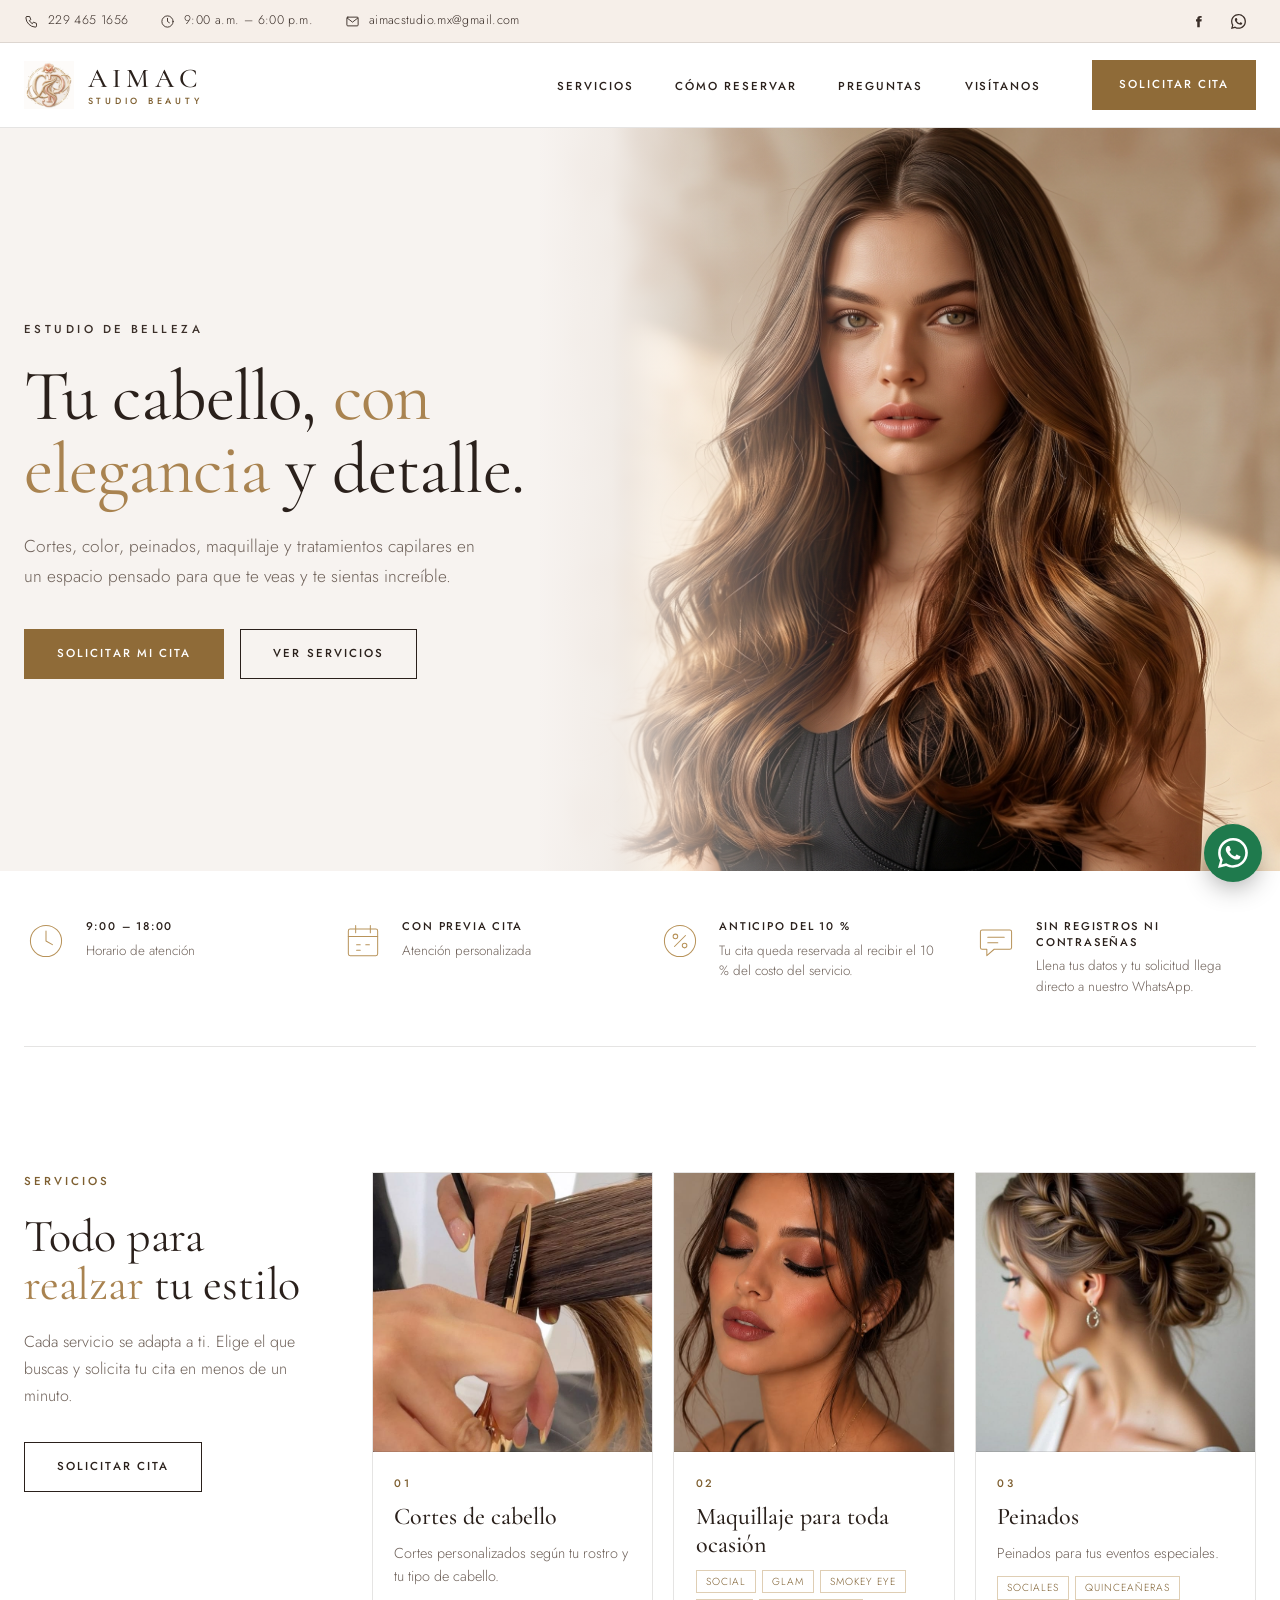
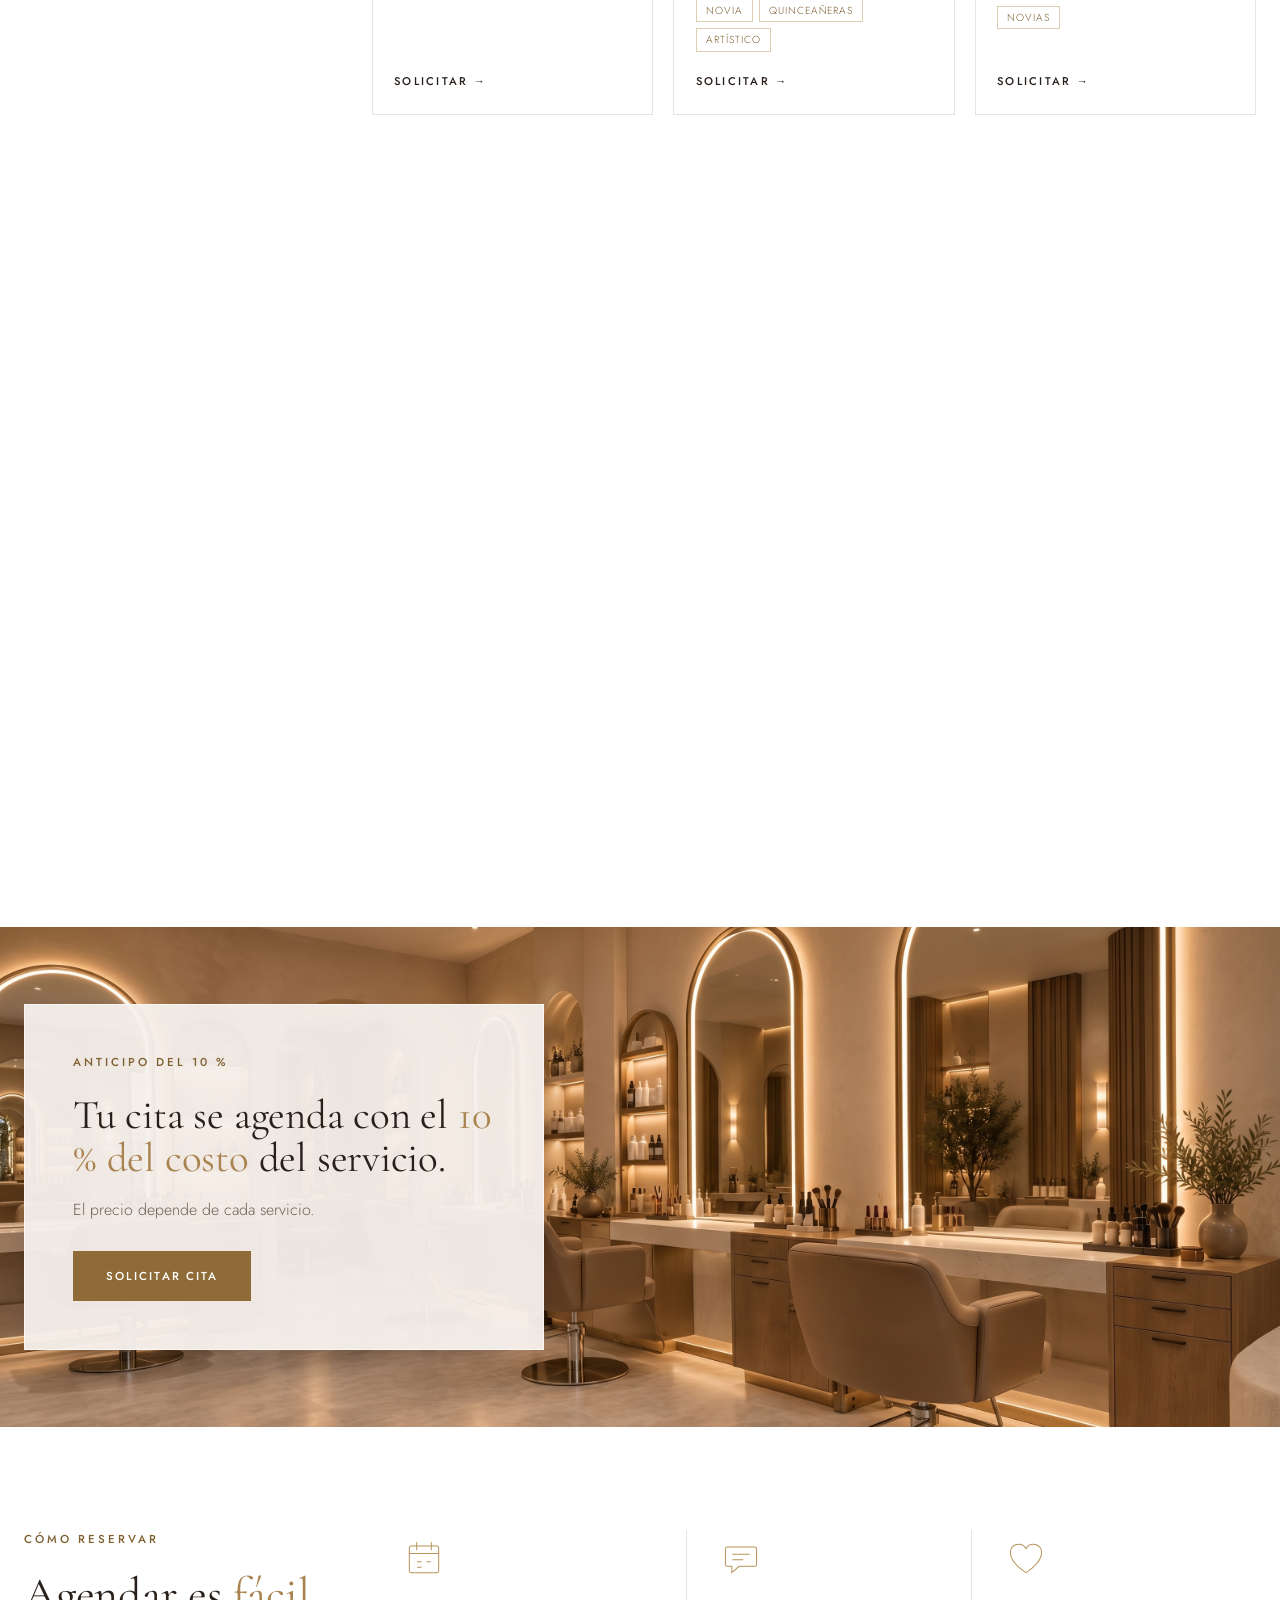
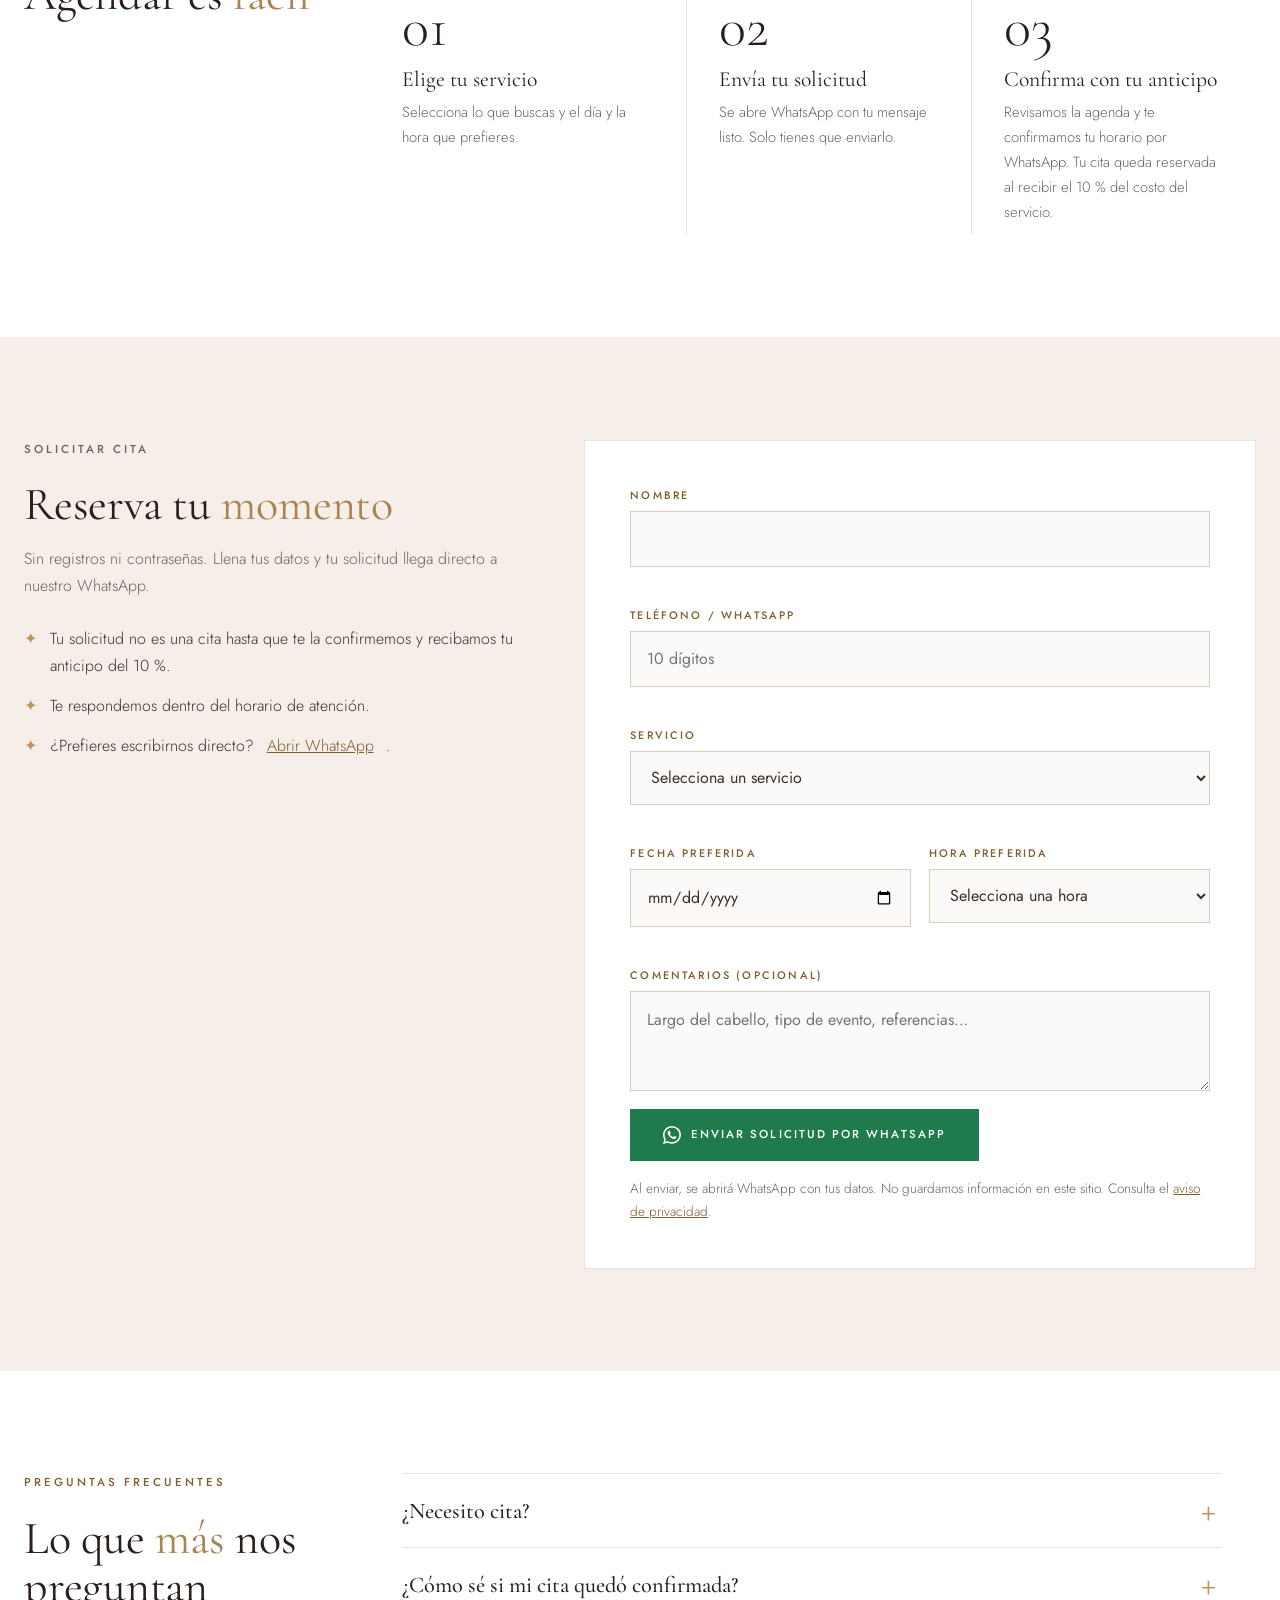
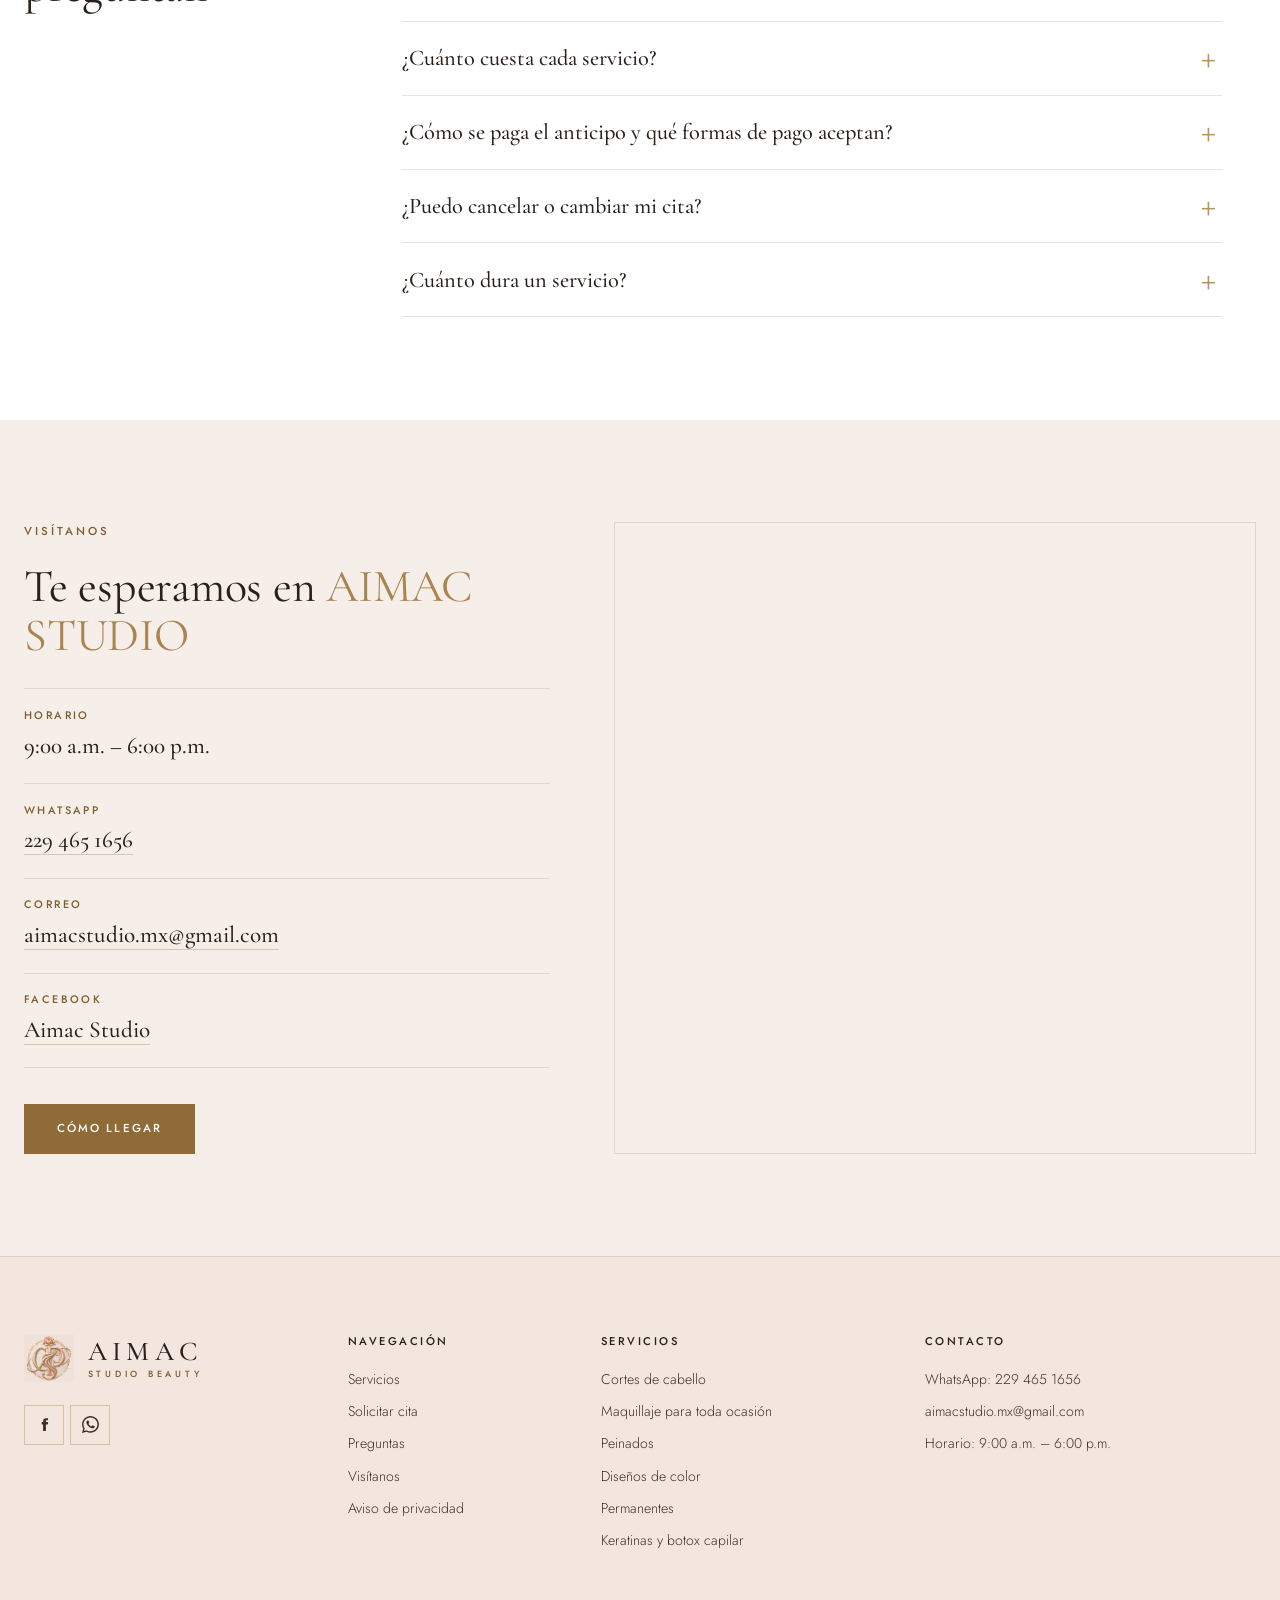
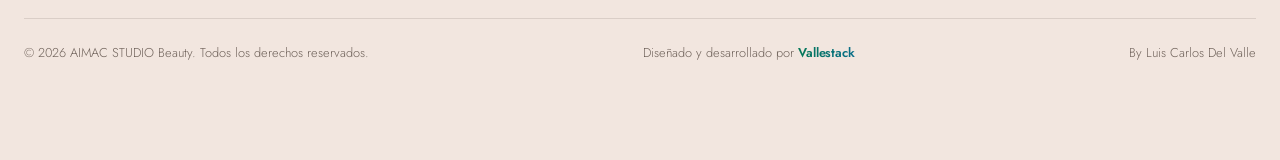
<file: index.html>
<!doctype html>
<html lang="es-MX">

<head>
  <meta charset="utf-8">
  <meta name="viewport" content="width=device-width,initial-scale=1">
  <title>AIMAC STUDIO Beauty | Cortes, color, peinados y maquillaje</title>
  <meta name="description"
    content="AIMAC STUDIO Beauty: cortes de cabello, maquillaje para toda ocasión, peinados, diseños de color, permanentes, keratinas y botox capilar. Solicita tu cita por WhatsApp.">
  <meta name="theme-color" content="#FCFAF9">
  <link rel="icon" type="image/png" sizes="48x48" href="assets/favicon-48.png">
  <link rel="apple-touch-icon" href="assets/apple-touch-icon.png">
  <link rel="manifest" href="manifest.webmanifest">
  <meta property="og:type" content="website">
  <meta property="og:locale" content="es_MX">
  <meta property="og:title" content="AIMAC STUDIO Beauty">
  <meta property="og:description"
    content="Cortes, color, peinados, maquillaje y tratamientos capilares. Solicita tu cita por WhatsApp.">
  <meta property="og:url" content="https://aimac.vallestack.com/">
  <meta property="og:site_name" content="AIMAC STUDIO Beauty">
  <meta property="og:image" content="https://aimac.vallestack.com/assets/og.jpg">
  <meta property="og:image:type" content="image/jpeg">
  <meta property="og:image:width" content="1200">
  <meta property="og:image:height" content="630">
  <meta property="og:image:alt" content="AIMAC STUDIO Beauty: monograma dorado con perfil de mujer y peonía">
  <meta name="twitter:card" content="summary_large_image">
  <meta name="twitter:title" content="AIMAC STUDIO Beauty">
  <meta name="twitter:description" content="Cortes, color, peinados, maquillaje y tratamientos capilares. Solicita tu cita por WhatsApp.">
  <meta name="twitter:image" content="https://aimac.vallestack.com/assets/og.jpg">
  <link rel="canonical" href="https://aimac.vallestack.com/">
  <link rel="preconnect" href="https://fonts.googleapis.com">
  <link rel="preconnect" href="https://fonts.gstatic.com" crossorigin>
  <link rel="stylesheet"
    href="https://fonts.googleapis.com/css2?family=Cormorant+Garamond:ital,wght@0,300;0,400;0,500;0,600;1,400;1,500&family=Jost:wght@300;400;500&display=swap">
  <link rel="stylesheet" href="styles.css">
  <script type="application/ld+json">
{
  "@context":"https://schema.org",
  "@type":"HairSalon",
  "name":"AIMAC STUDIO Beauty",
  "telephone":"+52 229 465 1656",
  "email":"aimacstudio.mx@gmail.com",
  "image":"https://aimac.vallestack.com/assets/og.jpg","url":"https://aimac.vallestack.com/",
  "geo":{"@type":"GeoCoordinates","latitude":18.762522,"longitude":-96.460122},
  "address":{"@type":"PostalAddress","addressCountry":"MX"},
  "sameAs":["https://www.facebook.com/search/top?q=Aimac%20Studio"]
}
</script>
</head>

<body>
  <a class="skip" href="#contenido">Saltar al contenido</a>

  <div class="topbar">
    <div class="wrap topbar-in">
      <ul class="topbar-info">
        <li>
          <svg viewBox="0 0 24 24" aria-hidden="true"><path d="M5 4h4l2 5-2.5 1.5a11 11 0 0 0 5 5L15 13l5 2v4a2 2 0 0 1-2 2A16 16 0 0 1 3 6a2 2 0 0 1 2-2z"/></svg>
          <span class="sr-only">WhatsApp:</span><a href="#" data-wa-link>229 465 1656</a>
        </li>
        <li>
          <svg viewBox="0 0 24 24" aria-hidden="true"><circle cx="12" cy="12" r="9"/><path d="M12 7v5l3 2"/></svg>
          <span><span class="sr-only">Horario:</span> 9:00 a.m. – 6:00 p.m.</span>
        </li>
        <li class="topbar-mail">
          <svg viewBox="0 0 24 24" aria-hidden="true"><rect x="3" y="5" width="18" height="14" rx="1.5"/><path d="m3.5 6.5 8.5 6.5 8.5-6.5"/></svg>
          <span class="sr-only">Correo:</span><a href="mailto:aimacstudio.mx@gmail.com">aimacstudio.mx@gmail.com</a>
        </li>
      </ul>
      <ul class="topbar-social">
        <li><a href="https://www.facebook.com/search/top?q=Aimac%20Studio" target="_blank" rel="noopener" data-fb
            aria-label="Facebook: Aimac Studio"><svg viewBox="0 0 24 24" fill="currentColor" aria-hidden="true"><path d="M14 8.5V7a1 1 0 0 1 1-1h2V3h-2.500A4.500 4.500 0 0 0 10 7.500v1H8V12h2v9h4v-9h2.700l.5-3.500z"/></svg></a></li>
        <li><a href="#" data-wa-link aria-label="Escribir por WhatsApp"><svg viewBox="0 0 24 24" fill="currentColor" aria-hidden="true"><path d="M20.5 3.5A11.8 11.8 0 0 0 12 0C5.4 0 .1 5.3.1 11.9c0 2.1.5 4.1 1.6 5.9L0 24l6.4-1.7a11.9 11.9 0 0 0 5.6 1.4c6.6 0 11.9-5.3 11.9-11.9 0-3.2-1.2-6.200-3.400-8.300zM12 21.700c-1.800 0-3.500-.5-5-1.400l-.4-.2-3.800 1 1-3.700-.2-.4a9.800 9.800 0 0 1-1.500-5.100C2.100 6.500 6.600 2 12 2c2.600 0 5.100 1 6.900 2.900a9.700 9.700 0 0 1 2.900 6.900c0 5.400-4.400 9.900-9.800 9.900zm5.400-7.400c-.3-.1-1.800-.9-2-1-.3-.1-.5-.1-.7.1l-.9 1.100c-.2.200-.3.200-.6.100-1.700-.8-2.800-1.500-3.900-3.400-.3-.5.300-.5.900-1.600.1-.2 0-.4 0-.5l-.9-2.200c-.2-.6-.5-.5-.7-.5h-.6c-.2 0-.5.100-.8.400-.3.300-1 1-1 2.400s1 2.800 1.200 3c.1.200 2 3.100 4.900 4.300 1.800.8 2.500.8 3.400.7.600-.1 1.800-.7 2-1.400.3-.7.300-1.300.2-1.400-.1-.1-.3-.2-.6-.3z"/></svg></a></li>
      </ul>
    </div>
  </div>

  <header class="site-header">
    <div class="wrap nav">
      <a class="brand" href="#inicio" aria-label="AIMAC STUDIO, inicio">
        <img src="assets/monograma.webp" width="50" height="49" alt="">
        <span>AIMAC<small>STUDIO BEAUTY</small></span>
      </a>
      <button class="burger" aria-expanded="false" aria-controls="menu"
        aria-label="Abrir menú"><span></span><span></span><span></span></button>
      <ul class="menu" id="menu">
        <li><a href="#servicios">Servicios</a></li>
        <li><a href="#reservar">Cómo reservar</a></li>
        <li><a href="#preguntas">Preguntas</a></li>
        <li><a href="#visitanos">Visítanos</a></li>
        <li><a class="btn" href="#cita">Solicitar cita</a></li>
      </ul>
    </div>
  </header>

  <main id="contenido">

    <section class="hero" id="inicio">
      <div class="wrap hero-grid">
        <div class="hero-copy">
          <p class="eyebrow rv">Estudio de belleza</p>
          <h1 class="rv">Tu cabello, <em>con elegancia</em> y detalle.</h1>
          <p class="lead rv">Cortes, color, peinados, maquillaje y tratamientos capilares en un espacio pensado para que
            te veas y te sientas increíble.</p>
          <div class="cta-row rv">
            <a class="btn" href="#cita">Solicitar mi cita</a>
            <a class="btn btn--ghost" href="#servicios">Ver servicios</a>
          </div>
        </div>
      </div>
      <div class="hero-media rv">
        <div class="hero-photo" aria-hidden="true"></div>
      </div>
    </section>

    <section class="benefits" aria-label="Información de atención">
      <div class="wrap">
        <ul class="benefits-grid">
          <li class="rv">
            <svg viewBox="0 0 48 48" aria-hidden="true"><circle cx="24" cy="24" r="17"/><path d="M24 13v11l7 4"/></svg>
            <div>
              <b>9:00 – 18:00</b>
              <span>Horario de atención</span>
            </div>
          </li>
          <li class="rv">
            <svg viewBox="0 0 48 48" aria-hidden="true"><rect x="8" y="11" width="32" height="29" rx="2"/><path d="M8 19h32M16 7v8M32 7v8M17 28h4M27 28h4M17 34h4"/></svg>
            <div>
              <b>Con previa cita</b>
              <span>Atención personalizada</span>
            </div>
          </li>
          <li class="rv">
            <svg viewBox="0 0 48 48" aria-hidden="true"><circle cx="24" cy="24" r="17"/><path d="M18 30l12-12"/><circle cx="19" cy="19" r="2.5"/><circle cx="29" cy="29" r="2.5"/></svg>
            <div>
              <b>Anticipo del 10 %</b>
              <span>Tu cita queda reservada al recibir el 10 % del costo del servicio.</span>
            </div>
          </li>
          <li class="rv">
            <svg viewBox="0 0 48 48" aria-hidden="true"><path d="M9 12h30a2 2 0 0 1 2 2v17a2 2 0 0 1-2 2H22l-8 7v-7H9a2 2 0 0 1-2-2V14a2 2 0 0 1 2-2z"/><path d="M15 20h18M15 26h11"/></svg>
            <div>
              <b>Sin registros ni contraseñas</b>
              <span>Llena tus datos y tu solicitud llega directo a nuestro WhatsApp.</span>
            </div>
          </li>
        </ul>
      </div>
    </section>

    <section id="servicios" class="services-sec">
      <div class="wrap services-layout">
        <div class="sec-head rv">
          <p class="eyebrow">Servicios</p>
          <h2>Todo para <em>realzar</em> tu estilo</h2>
          <p>Cada servicio se adapta a ti. Elige el que buscas y solicita tu cita en menos de un minuto.</p>
          <a class="btn btn--ghost" href="#cita">Solicitar cita</a>
        </div>
        <div class="services">
          <article class="svc rv">
            <div class="svc-img svc-img--cortes" aria-hidden="true"></div>
            <div class="svc-body">
              <span class="n">01</span>
              <h3>Cortes de cabello</h3>
              <p>Cortes personalizados según tu rostro y tu tipo de cabello.</p>
              <a href="#cita" data-service="Cortes de cabello">Solicitar</a>
            </div>
          </article>

          <article class="svc rv">
            <div class="svc-img svc-img--maquillaje" aria-hidden="true"></div>
            <div class="svc-body">
              <span class="n">02</span>
              <h3>Maquillaje para toda ocasión</h3>
              <ul class="tags">
                <li>Social</li>
                <li>Glam</li>
                <li>Smokey eye</li>
                <li>Novia</li>
                <li>Quinceañeras</li>
                <li>Artístico</li>
              </ul>
              <a href="#cita" data-service="Maquillaje para toda ocasión">Solicitar</a>
            </div>
          </article>

          <article class="svc rv">
            <div class="svc-img svc-img--peinados" aria-hidden="true"></div>
            <div class="svc-body">
              <span class="n">03</span>
              <h3>Peinados</h3>
              <p>Peinados para tus eventos especiales.</p>
              <ul class="tags">
                <li>Sociales</li>
                <li>Quinceañeras</li>
                <li>Novias</li>
              </ul>
              <a href="#cita" data-service="Peinados">Solicitar</a>
            </div>
          </article>

          <article class="svc rv">
            <div class="svc-img svc-img--color" aria-hidden="true"></div>
            <div class="svc-body">
              <span class="n">04</span>
              <h3>Diseños de color</h3>
              <p>Transformaciones de color pensadas para tu tono de piel y tu personalidad.</p>
              <ul class="tags">
                <li>Baños de color</li>
                <li>Balayage</li>
                <li>Ombré</li>
                <li>Babylights</li>
                <li>Mechas californianas</li>
                <li>Contour hair</li>
                <li>Neutralizaciones y correcciones</li>
                <li>Mechas clásicas</li>
                <li>Rayitos o luces</li>
              </ul>
              <a href="#cita" data-service="Diseños de color">Solicitar</a>
            </div>
          </article>

          <article class="svc rv">
            <div class="svc-img svc-img--permanentes" aria-hidden="true"></div>
            <div class="svc-body">
              <span class="n">05</span>
              <h3>Permanentes</h3>
              <p>Ondas y lacios con definición y movimiento natural para hombres y mujeres.</p>
              <a href="#cita" data-service="Permanentes">Solicitar</a>
            </div>
          </article>

          <article class="svc rv">
            <div class="svc-img svc-img--keratinas" aria-hidden="true"></div>
            <div class="svc-body">
              <span class="n">06</span>
              <h3>Keratinas y botox capilar</h3>
              <p>Tratamientos para devolver suavidad, brillo y control a tu cabello.</p>
              <a href="#cita" data-service="Keratinas y botox capilar">Solicitar</a>
            </div>
          </article>
        </div>
      </div>
    </section>

    <section class="promo" aria-labelledby="promo-titulo">
      <div class="promo-photo" aria-hidden="true"></div>
      <div class="wrap">
        <div class="promo-card rv">
          <p class="eyebrow">Anticipo del 10 %</p>
          <h2 id="promo-titulo">Tu cita se agenda con el <em>10 % del costo</em> del servicio.</h2>
          <p class="promo-note">El precio depende de cada servicio.</p>
          <a class="btn" href="#cita">Solicitar cita</a>
        </div>
      </div>
    </section>

    <section id="reservar" class="why">
      <div class="wrap why-layout">
        <div class="sec-head rv">
          <p class="eyebrow">Cómo reservar</p>
          <h2>Agendar es <em>fácil</em></h2>
        </div>
        <ol class="steps">
          <li class="rv">
            <svg viewBox="0 0 48 48" aria-hidden="true"><rect x="8" y="11" width="32" height="29" rx="2"/><path d="M8 19h32M16 7v8M32 7v8M17 28h4M27 28h4M17 34h4"/></svg>
            <h3>Elige tu servicio</h3>
            <p>Selecciona lo que buscas y el día y la hora que prefieres.</p>
          </li>
          <li class="rv">
            <svg viewBox="0 0 48 48" aria-hidden="true"><path d="M9 12h30a2 2 0 0 1 2 2v17a2 2 0 0 1-2 2H22l-8 7v-7H9a2 2 0 0 1-2-2V14a2 2 0 0 1 2-2z"/><path d="M15 20h18M15 26h11"/></svg>
            <h3>Envía tu solicitud</h3>
            <p>Se abre WhatsApp con tu mensaje listo. Solo tienes que enviarlo.</p>
          </li>
          <li class="rv">
            <svg viewBox="0 0 48 48" aria-hidden="true"><path d="M24 40S7 30 7 18a9 9 0 0 1 17-4 9 9 0 0 1 17 4c0 12-17 22-17 22z"/></svg>
            <h3>Confirma con tu anticipo</h3>
            <p>Revisamos la agenda y te confirmamos tu horario por WhatsApp. Tu cita queda reservada al recibir el 10 %
              del costo del servicio.</p>
          </li>
        </ol>
      </div>
    </section>

    <section id="cita" class="alt">
      <div class="wrap book">
        <div class="book-info rv">
          <p class="eyebrow">Solicitar cita</p>
          <h2>Reserva tu <em>momento</em></h2>
          <p>Sin registros ni contraseñas. Llena tus datos y tu solicitud llega directo a nuestro WhatsApp.</p>
          <ul>
            <li>Tu solicitud no es una cita hasta que te la confirmemos y recibamos tu anticipo del 10 %.</li>
            <li>Te respondemos dentro del horario de atención.</li>
            <li>¿Prefieres escribirnos directo? <a href="#" data-wa-link>Abrir WhatsApp</a>.</li>
          </ul>
        </div>
        <form id="booking" class="rv" novalidate autocomplete="on">
          <div class="field">
            <label for="nombre">Nombre</label>
            <input id="nombre" name="nombre" type="text" autocomplete="name" required maxlength="80">
            <span class="err" data-err="nombre" aria-live="polite"></span>
          </div>
          <div class="field">
            <label for="tel">Teléfono / WhatsApp</label>
            <input id="tel" name="tel" type="tel" inputmode="tel" autocomplete="tel" placeholder="10 dígitos" required
              maxlength="20">
            <span class="err" data-err="tel" aria-live="polite"></span>
          </div>
          <div class="field">
            <label for="servicio">Servicio</label>
            <select id="servicio" name="servicio" required>
              <option value="">Selecciona un servicio</option>
              <option>Cortes de cabello</option>
              <option>Maquillaje para toda ocasión</option>
              <option>Peinados</option>
              <option>Diseños de color</option>
              <option>Permanentes</option>
              <option>Keratinas y botox capilar</option>
              <option>Aún no lo sé, necesito asesoría</option>
            </select>
            <span class="err" data-err="servicio" aria-live="polite"></span>
          </div>
          <div class="row">
            <div class="field">
              <label for="fecha">Fecha preferida</label>
              <input id="fecha" name="fecha" type="date" required>
              <span class="err" data-err="fecha" aria-live="polite"></span>
            </div>
            <div class="field">
              <label for="hora">Hora preferida</label>
              <select id="hora" name="hora" required></select>
              <span class="err" data-err="hora" aria-live="polite"></span>
            </div>
          </div>
          <div class="field">
            <label for="notas">Comentarios (opcional)</label>
            <textarea id="notas" name="notas" maxlength="400"
              placeholder="Largo del cabello, tipo de evento, referencias…"></textarea>
          </div>
          <input class="hp" type="text" name="web" tabindex="-1" autocomplete="off" aria-hidden="true">
          <button class="btn btn--wa" type="submit">
            <svg viewBox="0 0 24 24" fill="currentColor" aria-hidden="true">
              <path
                d="M20.5 3.5A11.8 11.8 0 0 0 12 0C5.4 0 .1 5.3.1 11.9c0 2.1.5 4.1 1.6 5.9L0 24l6.4-1.7a11.9 11.9 0 0 0 5.6 1.4c6.6 0 11.9-5.3 11.9-11.9 0-3.2-1.2-6.200-3.400-8.300zM12 21.700c-1.800 0-3.500-.5-5-1.400l-.4-.2-3.800 1 1-3.700-.2-.4a9.800 9.800 0 0 1-1.500-5.100C2.100 6.500 6.600 2 12 2c2.600 0 5.100 1 6.900 2.900a9.700 9.700 0 0 1 2.900 6.900c0 5.400-4.400 9.900-9.800 9.900zm5.400-7.400c-.3-.1-1.800-.9-2-1-.3-.1-.5-.1-.7.100l-.9 1.100c-.2.200-.3.200-.6.100-1.700-.8-2.800-1.500-3.900-3.400-.3-.5.300-.5.900-1.600.1-.2 0-.4 0-.5l-.9-2.200c-.2-.6-.5-.5-.7-.5h-.6c-.2 0-.5.100-.8.400-.3.300-1 1-1 2.400s1 2.800 1.200 3c.1.200 2 3.100 4.900 4.300 1.800.8 2.500.8 3.400.7.600-.1 1.800-.7 2-1.400.3-.7.300-1.300.2-1.400-.1-.1-.3-.2-.6-.3z" />
            </svg>
            Enviar solicitud por WhatsApp
          </button>
          <p class="form-note">Al enviar, se abrirá WhatsApp con tus datos. No guardamos información en este sitio.
            Consulta el <a href="aviso-de-privacidad.html">aviso de privacidad</a>.</p>
        </form>
      </div>
    </section>

    <section id="preguntas" class="faq-sec">
      <div class="wrap faq-layout">
        <div class="sec-head rv">
          <p class="eyebrow">Preguntas frecuentes</p>
          <h2>Lo que <em>más</em> nos preguntan</h2>
        </div>
        <div class="faq rv">
          <details>
            <summary>¿Necesito cita?</summary>
            <p>Atendemos con cita para dedicarte el tiempo que mereces. Si llegas sin cita y la estilista tiene un
              espacio disponible, con gusto te atendemos.</p>
          </details>
          <details>
            <summary>¿Cómo sé si mi cita quedó confirmada?</summary>
            <p>Tu solicitud llega a nuestro WhatsApp. Revisamos la agenda y te respondemos para confirmar el día y la
              hora. Hasta ese momento, el horario no está reservado.</p>
          </details>
          <details>
            <summary>¿Cuánto cuesta cada servicio?</summary>
            <p>El precio varía según el largo y tipo de cabello y los productos necesarios. Escríbenos por WhatsApp y te
              damos una cotización antes de iniciar.</p>
          </details>
          <details>
            <summary>¿Cómo se paga el anticipo y qué formas de pago aceptan?</summary>
            <p>Tu cita se agenda con el 10 % del costo del servicio, que te indicamos por WhatsApp al confirmar. Ese
              anticipo se descuenta del total el día de tu cita. Consúltanos por WhatsApp los métodos de pago
              disponibles.</p>
          </details>
          <details>
            <summary>¿Puedo cancelar o cambiar mi cita?</summary>
            <p>Puedes cambiar tu cita avisándonos por WhatsApp con anticipación, sujeto a disponibilidad de agenda, y tu
              anticipo se conserva para la nueva fecha. Si cancelas tu cita, el anticipo no se devuelve.</p>
          </details>
          <details>
            <summary>¿Cuánto dura un servicio?</summary>
            <p>Depende del servicio. Algunos tratamientos, como el color o la keratina, incluyen tiempos de espera. Te
              indicamos la duración estimada al confirmar tu cita.</p>
          </details>
        </div>
      </div>
    </section>

    <section id="visitanos" class="alt visit-sec">
      <div class="wrap visit">
        <div class="rv">
          <p class="eyebrow">Visítanos</p>
          <h2>Te esperamos en <em>AIMAC STUDIO</em></h2>
          <dl>
            <div>
              <dt>Horario</dt>
              <dd>9:00 a.m. – 6:00 p.m.</dd>
            </div>
            <div>
              <dt>WhatsApp</dt>
              <dd><a href="#" data-wa-link>229 465 1656</a></dd>
            </div>
            <div>
              <dt>Correo</dt>
              <dd><a href="mailto:aimacstudio.mx@gmail.com">aimacstudio.mx@gmail.com</a></dd>
            </div>
            <div>
              <dt>Facebook</dt>
              <dd><a href="https://www.facebook.com/search/top?q=Aimac%20Studio" target="_blank" rel="noopener"
                  data-fb>Aimac Studio</a></dd>
            </div>
          </dl>
          <a class="btn" href="https://maps.app.goo.gl/8H2nxrgwX2Ev9sGA8" target="_blank" rel="noopener">Cómo llegar</a>
        </div>
        <div class="map rv">
          <iframe title="Ubicación de AIMAC STUDIO en Google Maps" loading="lazy"
            referrerpolicy="no-referrer-when-downgrade"
            src="https://www.google.com/maps?q=18.762522,-96.460122&z=17&output=embed"></iframe>
        </div>
      </div>
    </section>

  </main>

  <footer>
    <div class="wrap">
      <div class="foot">
        <div class="foot-brand">
          <a class="brand" href="#inicio"><img src="assets/monograma.webp" width="50" height="49" alt=""><span>AIMAC<small>STUDIO BEAUTY</small></span></a>
          <ul class="foot-social">
            <li><a href="https://www.facebook.com/search/top?q=Aimac%20Studio" target="_blank" rel="noopener"
                aria-label="Facebook: Aimac Studio"><svg viewBox="0 0 24 24" fill="currentColor" aria-hidden="true"><path d="M14 8.5V7a1 1 0 0 1 1-1h2V3h-2.500A4.500 4.500 0 0 0 10 7.500v1H8V12h2v9h4v-9h2.700l.5-3.500z"/></svg></a></li>
            <li><a href="#" data-wa-link aria-label="Escribir por WhatsApp"><svg viewBox="0 0 24 24" fill="currentColor" aria-hidden="true"><path d="M20.5 3.5A11.8 11.8 0 0 0 12 0C5.4 0 .1 5.3.1 11.9c0 2.1.5 4.1 1.6 5.9L0 24l6.4-1.7a11.9 11.9 0 0 0 5.6 1.4c6.6 0 11.9-5.3 11.9-11.9 0-3.2-1.2-6.200-3.400-8.300zM12 21.700c-1.800 0-3.500-.5-5-1.400l-.4-.2-3.800 1 1-3.700-.2-.4a9.800 9.800 0 0 1-1.500-5.100C2.100 6.500 6.600 2 12 2c2.600 0 5.100 1 6.900 2.900a9.700 9.700 0 0 1 2.900 6.900c0 5.400-4.400 9.900-9.800 9.900zm5.400-7.400c-.3-.1-1.800-.9-2-1-.3-.1-.5-.1-.7.1l-.9 1.100c-.2.200-.3.200-.6.100-1.700-.8-2.800-1.500-3.900-3.400-.3-.5.300-.5.900-1.600.1-.2 0-.4 0-.5l-.9-2.200c-.2-.6-.5-.5-.7-.5h-.6c-.2 0-.5.100-.8.400-.3.300-1 1-1 2.400s1 2.800 1.200 3c.1.200 2 3.100 4.900 4.300 1.800.8 2.500.8 3.400.7.600-.1 1.800-.7 2-1.400.3-.7.300-1.300.2-1.400-.1-.1-.3-.2-.6-.3z"/></svg></a></li>
          </ul>
        </div>
        <nav aria-label="Pie de página">
          <h2 class="foot-title">Navegación</h2>
          <ul>
            <li><a href="#servicios">Servicios</a></li>
            <li><a href="#cita">Solicitar cita</a></li>
            <li><a href="#preguntas">Preguntas</a></li>
            <li><a href="#visitanos">Visítanos</a></li>
            <li><a href="aviso-de-privacidad.html">Aviso de privacidad</a></li>
          </ul>
        </nav>
        <div>
          <h2 class="foot-title">Servicios</h2>
          <ul>
            <li><a href="#servicios">Cortes de cabello</a></li>
            <li><a href="#servicios">Maquillaje para toda ocasión</a></li>
            <li><a href="#servicios">Peinados</a></li>
            <li><a href="#servicios">Diseños de color</a></li>
            <li><a href="#servicios">Permanentes</a></li>
            <li><a href="#servicios">Keratinas y botox capilar</a></li>
          </ul>
        </div>
        <div>
          <h2 class="foot-title">Contacto</h2>
          <ul>
            <li>WhatsApp: <a href="#" data-wa-link>229 465 1656</a></li>
            <li><a href="mailto:aimacstudio.mx@gmail.com">aimacstudio.mx@gmail.com</a></li>
            <li>Horario: 9:00 a.m. – 6:00 p.m.</li>
          </ul>
        </div>
      </div>
      <div class="copy">
        <p>© <span id="year">2026</span> AIMAC STUDIO Beauty. Todos los derechos reservados.</p>
        <p class="credit">Diseñado y desarrollado por <a href="https://vallestack.com/"
            target="_blank" rel="noopener"><strong title="Luis Carlos Del Valle">Vallestack</strong></a></p>
        <p class="credit">By Luis Carlos Del Valle</p>
      </div>
    </div>
  </footer>

  <a class="wa-float" href="#" data-wa-link aria-label="Escribir por WhatsApp">
    <svg viewBox="0 0 24 24" fill="currentColor" aria-hidden="true">
      <path
        d="M20.5 3.5A11.8 11.8 0 0 0 12 0C5.4 0 .1 5.3.1 11.9c0 2.1.5 4.1 1.6 5.9L0 24l6.4-1.7a11.9 11.9 0 0 0 5.6 1.4c6.6 0 11.9-5.3 11.9-11.9 0-3.2-1.2-6.200-3.400-8.300zM12 21.700c-1.800 0-3.500-.5-5-1.400l-.4-.2-3.800 1 1-3.700-.2-.4a9.800 9.800 0 0 1-1.500-5.100C2.100 6.500 6.600 2 12 2c2.600 0 5.100 1 6.900 2.900a9.700 9.700 0 0 1 2.900 6.900c0 5.400-4.400 9.900-9.800 9.900zm5.400-7.400c-.3-.1-1.800-.9-2-1-.3-.1-.5-.1-.7.100l-.9 1.100c-.2.200-.3.200-.6.100-1.700-.8-2.800-1.500-3.900-3.400-.3-.5.300-.5.900-1.600.1-.2 0-.4 0-.5l-.9-2.200c-.2-.6-.5-.5-.7-.5h-.6c-.2 0-.5.100-.8.400-.3.300-1 1-1 2.400s1 2.800 1.200 3c.1.200 2 3.100 4.900 4.300 1.800.8 2.500.8 3.400.7.600-.1 1.800-.7 2-1.400.3-.7.300-1.300.2-1.400-.1-.1-.3-.2-.6-.3z" />
    </svg>
  </a>

  <dialog class="modal" id="aviso-modal" aria-labelledby="aviso-titulo" aria-describedby="aviso-texto">
    <div class="modal-box">
      <p class="eyebrow">Antes de continuar</p>
      <h3 id="aviso-titulo"></h3>
      <p id="aviso-texto"></p>
      <p class="modal-hint" id="aviso-hint"></p>
      <div class="modal-actions">
        <button type="button" class="btn btn--wa" id="aviso-ok">Entendido, abrir WhatsApp</button>
        <button type="button" class="btn btn--ghost" id="aviso-cancel">Volver al formulario</button>
      </div>
    </div>
  </dialog>

  <script src="main.js" defer></script>
</body>

</html>
</file>
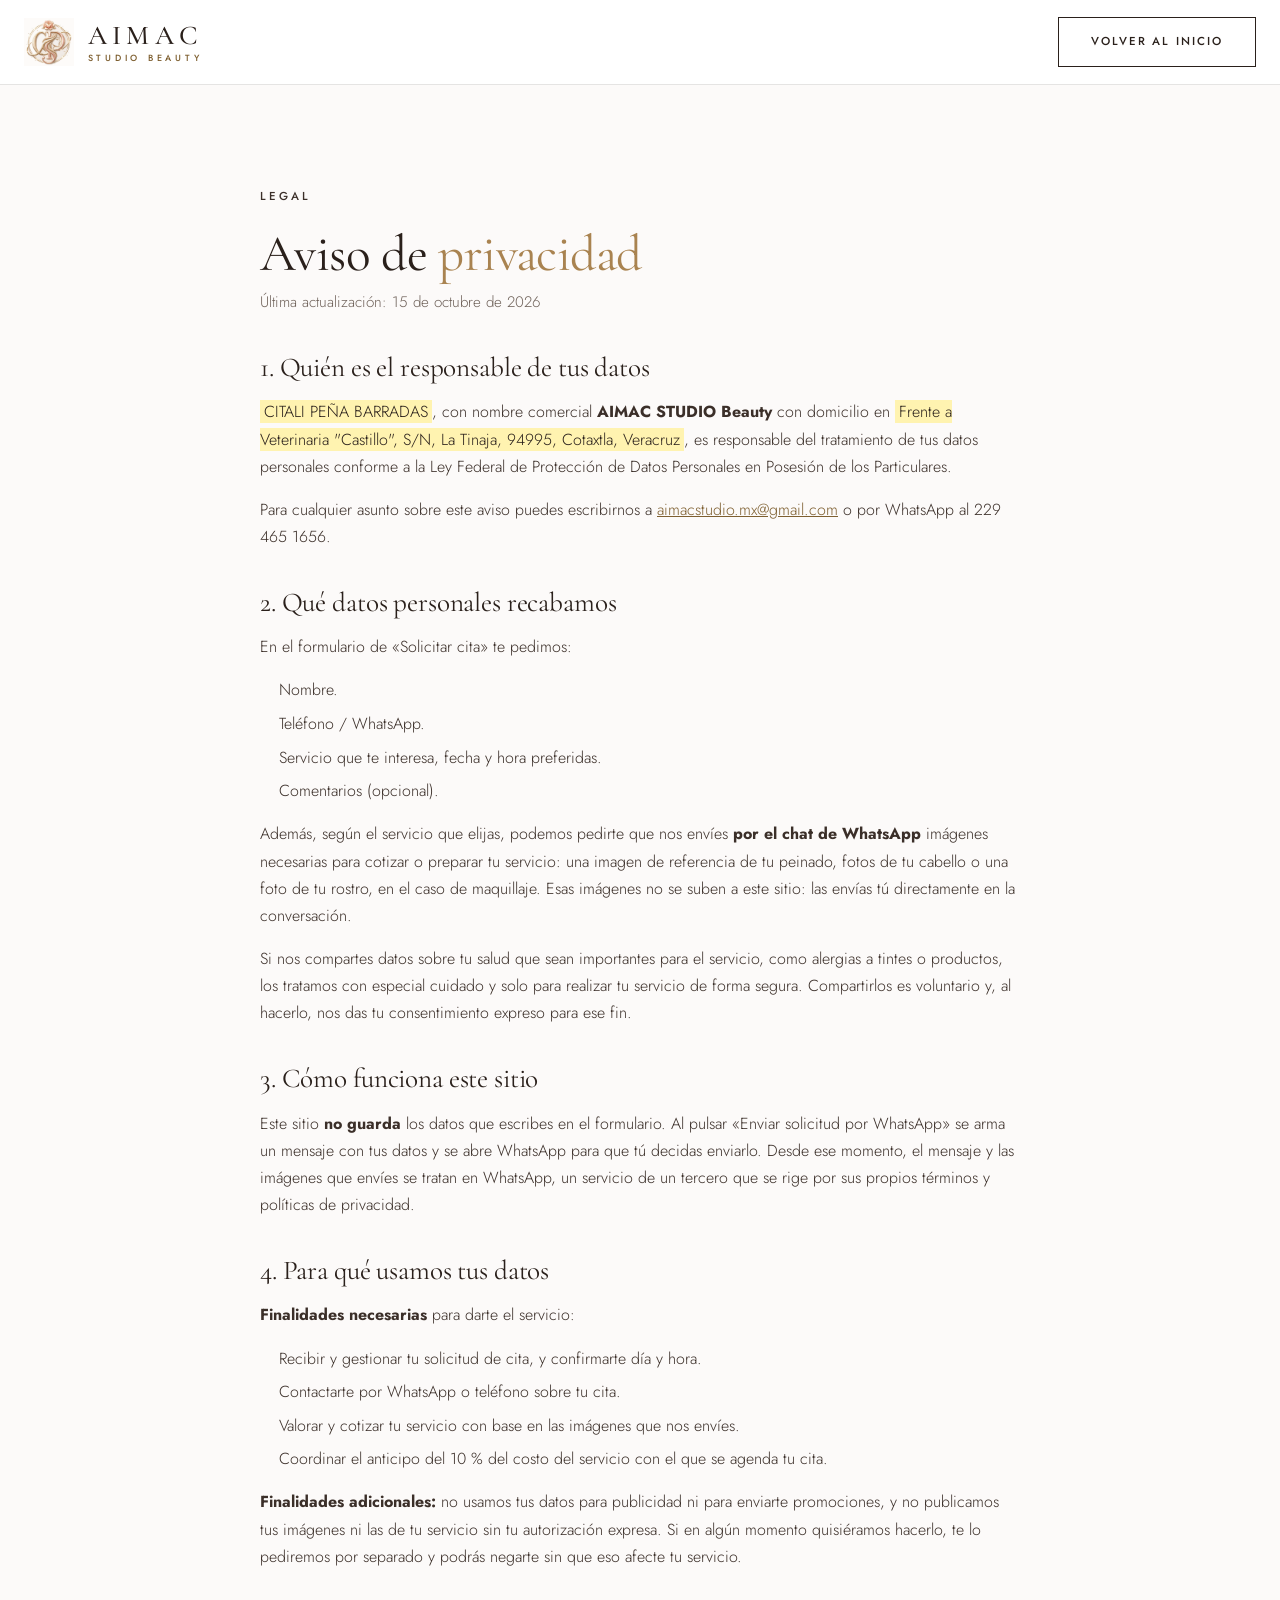
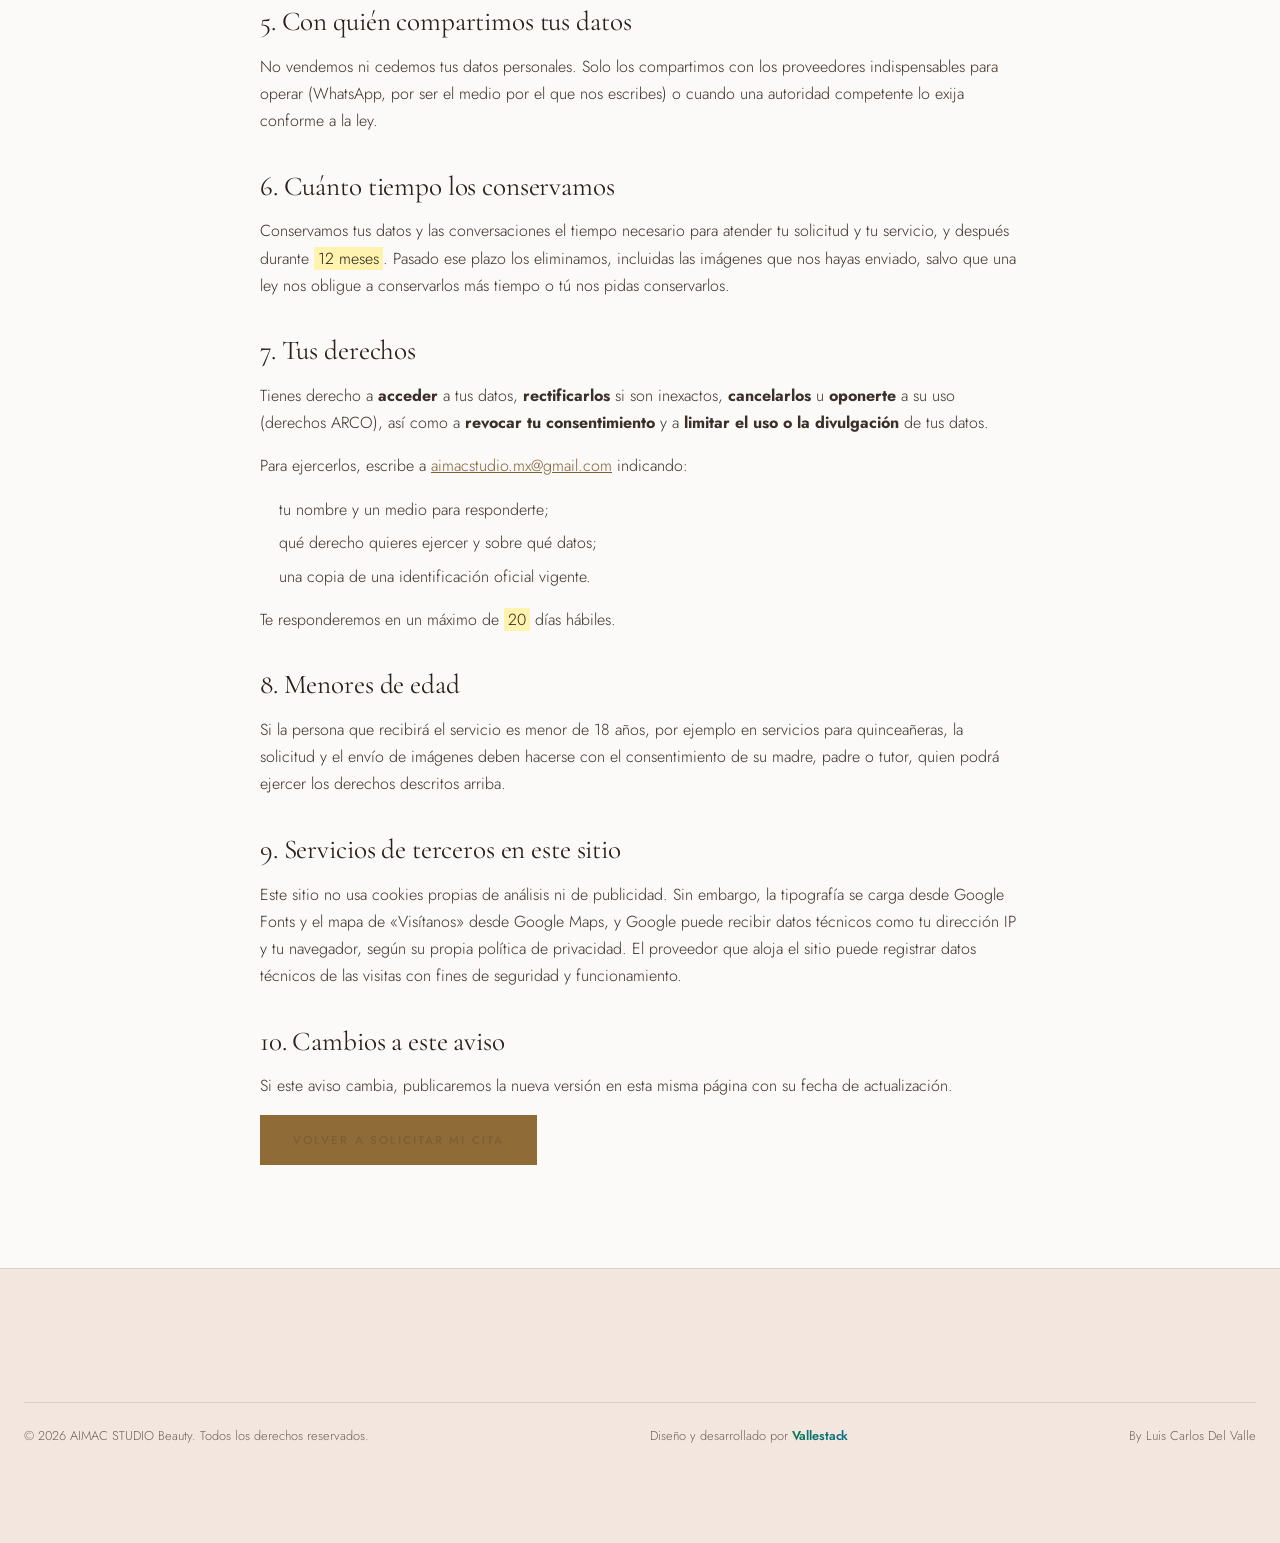
<file: aviso-de-privacidad.html>
<!doctype html>
<html lang="es-MX">

<head>
  <meta charset="utf-8">
  <meta name="viewport" content="width=device-width,initial-scale=1">
  <title>Aviso de privacidad | AIMAC STUDIO Beauty</title>
  <meta name="description"
    content="Aviso de privacidad de AIMAC STUDIO Beauty: qué datos personales recabamos, para qué los usamos y cómo ejercer tus derechos.">
  <meta name="theme-color" content="#FCFAF9">
  <link rel="icon" type="image/png" sizes="48x48" href="assets/favicon-48.png">
  <link rel="apple-touch-icon" href="assets/apple-touch-icon.png">
  <link rel="preconnect" href="https://fonts.googleapis.com">
  <link rel="preconnect" href="https://fonts.gstatic.com" crossorigin>
  <link rel="stylesheet"
    href="https://fonts.googleapis.com/css2?family=Cormorant+Garamond:ital,wght@0,300;0,400;0,500;0,600;1,400;1,500&family=Jost:wght@300;400;500&display=swap">
  <link rel="stylesheet" href="styles.css">
  <style>
    .legal {
      max-width: 760px
    }

    .legal h1 {
      font-size: clamp(2.2rem, 5vw, 3.2rem);
      margin-bottom: .6rem
    }

    .legal .updated {
      color: var(--muted);
      font-size: .95rem;
      margin: 0 0 2.4rem
    }

    .legal h2 {
      font-size: 1.7rem;
      margin: 2.4rem 0 .8rem
    }

    .legal p,
    .legal li {
      color: var(--ink)
    }

    .legal ul {
      padding-left: 1.2rem;
      margin: .6rem 0 1rem
    }

    .legal li {
      margin-bottom: .4rem
    }

    .legal a {
      color: var(--gold-deep)
    }

    .legal mark {
      background: #FFF3B0;
      color: var(--cocoa);
      padding: 0 .25em
    }

    .legal .back {
      display: inline-block;
      margin-top: 2.4rem
    }
  </style>
</head>

<body>
  <header class="site-header">
    <div class="wrap nav">
      <a class="brand" href="index.html" aria-label="AIMAC STUDIO, inicio">
        <img src="assets/monograma.webp" width="50" height="49" alt="">
        <span>AIMAC<small>STUDIO BEAUTY</small></span>
      </a>
      <a class="btn btn--ghost" href="index.html">Volver al inicio</a>
    </div>
  </header>

  <main>
    <section>
      <div class="wrap legal">
        <p class="eyebrow">Legal</p>
        <h1>Aviso de <em>privacidad</em></h1>
        <p class="updated">Última actualización: 15 de octubre de 2026</p>

        <h2>1. Quién es el responsable de tus datos</h2>
        <p><mark>CITALI PEÑA BARRADAS</mark>, con nombre comercial <strong>AIMAC STUDIO Beauty</strong> con domicilio en
          <mark>Frente a Veterinaria "Castillo", S/N, La Tinaja, 94995, Cotaxtla, Veracruz</mark>, es responsable del
          tratamiento de tus datos personales conforme a la Ley Federal de Protección de Datos Personales en Posesión de
          los Particulares.</p>
        <p>Para cualquier asunto sobre este aviso puedes escribirnos a <a
            href="mailto:aimacstudio.mx@gmail.com">aimacstudio.mx@gmail.com</a> o por WhatsApp al 229 465 1656.</p>

        <h2>2. Qué datos personales recabamos</h2>
        <p>En el formulario de «Solicitar cita» te pedimos:</p>
        <ul>
          <li>Nombre.</li>
          <li>Teléfono / WhatsApp.</li>
          <li>Servicio que te interesa, fecha y hora preferidas.</li>
          <li>Comentarios (opcional).</li>
        </ul>
        <p>Además, según el servicio que elijas, podemos pedirte que nos envíes <strong>por el chat de WhatsApp</strong>
          imágenes necesarias para cotizar o preparar tu servicio: una imagen de referencia de tu peinado, fotos de tu
          cabello o una foto de tu rostro, en el caso de maquillaje. Esas imágenes no se suben a este sitio: las envías
          tú directamente en la conversación.</p>
        <p>Si nos compartes datos sobre tu salud que sean importantes para el servicio, como alergias a tintes o
          productos, los tratamos con especial cuidado y solo para realizar tu servicio de forma segura. Compartirlos es
          voluntario y, al hacerlo, nos das tu consentimiento expreso para ese fin.</p>

        <h2>3. Cómo funciona este sitio</h2>
        <p>Este sitio <strong>no guarda</strong> los datos que escribes en el formulario. Al pulsar «Enviar solicitud
          por WhatsApp» se arma un mensaje con tus datos y se abre WhatsApp para que tú decidas enviarlo. Desde ese
          momento, el mensaje y las imágenes que envíes se tratan en WhatsApp, un servicio de un tercero que se rige por
          sus propios términos y políticas de privacidad.</p>

        <h2>4. Para qué usamos tus datos</h2>
        <p><strong>Finalidades necesarias</strong> para darte el servicio:</p>
        <ul>
          <li>Recibir y gestionar tu solicitud de cita, y confirmarte día y hora.</li>
          <li>Contactarte por WhatsApp o teléfono sobre tu cita.</li>
          <li>Valorar y cotizar tu servicio con base en las imágenes que nos envíes.</li>
          <li>Coordinar el anticipo del 10 % del costo del servicio con el que se agenda tu cita.</li>
        </ul>
        <p><strong>Finalidades adicionales:</strong> no usamos tus datos para publicidad ni para enviarte promociones, y
          no publicamos tus imágenes ni las de tu servicio sin tu autorización expresa. Si en algún momento quisiéramos
          hacerlo, te lo pediremos por separado y podrás negarte sin que eso afecte tu servicio.</p>

        <h2>5. Con quién compartimos tus datos</h2>
        <p>No vendemos ni cedemos tus datos personales. Solo los compartimos con los proveedores indispensables para
          operar (WhatsApp, por ser el medio por el que nos escribes) o cuando una autoridad competente lo exija
          conforme a la ley.</p>

        <h2>6. Cuánto tiempo los conservamos</h2>
        <p>Conservamos tus datos y las conversaciones el tiempo necesario para atender tu solicitud y tu servicio, y
          después durante <mark>12 meses</mark>. Pasado ese plazo los eliminamos,
          incluidas las imágenes que nos hayas enviado, salvo que una ley nos obligue a conservarlos más tiempo o tú nos
          pidas conservarlos.</p>

        <h2>7. Tus derechos</h2>
        <p>Tienes derecho a <strong>acceder</strong> a tus datos, <strong>rectificarlos</strong> si son inexactos,
          <strong>cancelarlos</strong> u <strong>oponerte</strong> a su uso (derechos ARCO), así como a <strong>revocar
            tu consentimiento</strong> y a <strong>limitar el uso o la divulgación</strong> de tus datos.</p>
        <p>Para ejercerlos, escribe a <a href="mailto:aimacstudio.mx@gmail.com">aimacstudio.mx@gmail.com</a> indicando:
        </p>
        <ul>
          <li>tu nombre y un medio para responderte;</li>
          <li>qué derecho quieres ejercer y sobre qué datos;</li>
          <li>una copia de una identificación oficial vigente.</li>
        </ul>
        <p>Te responderemos en un máximo de <mark>20</mark> días hábiles.</p>

        <h2>8. Menores de edad</h2>
        <p>Si la persona que recibirá el servicio es menor de 18 años, por ejemplo en servicios para quinceañeras, la
          solicitud y el envío de imágenes deben hacerse con el consentimiento de su madre, padre o tutor, quien podrá
          ejercer los derechos descritos arriba.</p>

        <h2>9. Servicios de terceros en este sitio</h2>
        <p>Este sitio no usa cookies propias de análisis ni de publicidad. Sin embargo, la tipografía se carga desde
          Google Fonts y el mapa de «Visítanos» desde Google Maps, y Google puede recibir datos técnicos como tu
          dirección IP y tu navegador, según su propia política de privacidad. El proveedor que aloja el sitio puede
          registrar datos técnicos de las visitas con fines de seguridad y funcionamiento.</p>

        <h2>10. Cambios a este aviso</h2>
        <p>Si este aviso cambia, publicaremos la nueva versión en esta misma página con su fecha de actualización.</p>

        <a class="btn" href="index.html#cita">Volver a solicitar mi cita</a>
      </div>
    </section>
  </main>

  <footer>
    <div class="wrap">
      <div class="copy">
        <p>© 2026 AIMAC STUDIO Beauty. Todos los derechos reservados.</p>
        <p class="credit">Diseño y desarrollado por <a href="https://vallestack.com/"
            target="_blank" rel="noopener"><strong title="Luis Carlos Del Valle">Vallestack</strong></a></p>
            <p class="credit">By Luis Carlos Del Valle</p>
      </div>
    </div>
  </footer>
</body>

</html>
</file>
<file: styles.css>
/* AIMAC STUDIO — Landing
   Estética: salón/spa de lujo, editorial y minimalista.
   Paleta del logo: marfil, crema, blush, dorado/camel y cacao. */

:root{
  /* Paleta */
  --white:#FFFFFF;
  --ivory:#FCFAF9;
  --cream:#F6EFE9;
  --blush:#F2E6DF;
  --peony:#F4D9C6;
  --rose:#C98F7B;
  --rose-deep:#A8685A;
  --gold:#B8935A;
  --gold-lg:#A98350;        /* dorado para titulares grandes (contraste ≥ 3:1) */
  --gold-deep:#7E5F30;      /* dorado para texto pequeño (contraste AA) */
  --camel:#8F6B38;          /* relleno de botones (texto blanco AA) */
  --camel-dark:#6F5128;
  --cocoa:#2A201B;
  --ink:#3B2F29;
  --muted:#6F625A;
  --line:rgba(42,32,27,.12);
  --line-gold:rgba(184,147,90,.45);
  --wa:#1F7A4D;

  --serif:"Cormorant Garamond","Cormorant",Georgia,"Times New Roman",serif;
  --sans:"Jost","Helvetica Neue",Arial,sans-serif;
  --r:0;
  --wrap:1240px;
  --header-h:84px;

  /* ===== FOTOGRAFÍAS =====
     Las imágenes de abajo son ilustraciones de respaldo (assets/img/*.svg).
     Para usar fotos reales, cambia `none` por url("assets/img/tu-foto.jpg")
     (la foto se pinta encima de la ilustración). Ej.: --photo-hero:url("assets/img/hero.jpg"); */
  --photo-hero:url("assets/img/hero3.jpg");
  --photo-banner:url("assets/img/banner.jpg");
  --photo-cortes:url("assets/img/cortes.jpg");
  --photo-maquillaje:url("assets/img/maquillaje.jpg");
  --photo-peinados:url("assets/img/peinados.jpg");
  --photo-color:url("assets/img/dise%C3%B1os-de-color.jpg");
  --photo-permanentes:url("assets/img/permanentes.jpg");
  --photo-keratinas:url("assets/img/keratinas.jpg");
}

*,*::before,*::after{box-sizing:border-box}
html{scroll-behavior:smooth;scroll-padding-top:calc(var(--header-h) + 12px);-webkit-text-size-adjust:100%}
body{margin:0;background:var(--ivory);color:var(--ink);font-family:var(--sans);font-size:1rem;line-height:1.7;font-weight:300;-webkit-font-smoothing:antialiased;text-rendering:optimizeLegibility}
img{max-width:100%;height:auto;display:block}
a{color:inherit}
ul,ol{margin:0;padding:0;list-style:none}
:focus-visible{outline:2px solid var(--camel);outline-offset:3px}
.skip{position:absolute;left:-999px;top:8px;background:var(--cocoa);color:#fff;padding:.6rem 1rem;z-index:100}
.skip:focus{left:8px}
.sr-only{position:absolute;width:1px;height:1px;margin:-1px;padding:0;overflow:hidden;clip:rect(0,0,0,0);white-space:nowrap;border:0}
.wrap{width:min(var(--wrap),100% - 48px);margin-inline:auto}

/* ===== Tipografía ===== */
h1,h2,h3{font-family:var(--serif);font-weight:400;line-height:1.05;color:var(--cocoa);margin:0}
h1{font-size:clamp(2.9rem,5.6vw,5.4rem);letter-spacing:-.012em;line-height:1.02}
h2{font-size:clamp(2.2rem,3.6vw,3.3rem);letter-spacing:-.005em}
h3{font-size:1.5rem;line-height:1.15}
em{font-style:normal;color:var(--gold-lg)}
.eyebrow{margin:0 0 1.3rem;text-transform:uppercase;letter-spacing:.26em;font-size:.72rem;font-weight:500;color:var(--gold-deep)}
.lead{font-size:1.08rem;color:var(--muted);max-width:27em;margin:1.6rem 0 2.4rem}

/* ===== Botones ===== */
.btn{display:inline-flex;align-items:center;justify-content:center;gap:.6rem;padding:1rem 2rem;min-height:50px;border:1px solid var(--camel);background:var(--camel);color:#fff;text-decoration:none;text-transform:uppercase;letter-spacing:.18em;font-size:.72rem;font-weight:500;font-family:var(--sans);line-height:1.2;cursor:pointer;transition:background .25s,color .25s,border-color .25s}
.btn:hover{background:var(--camel-dark);border-color:var(--camel-dark)}
.btn--ghost{background:transparent;color:var(--cocoa);border-color:var(--cocoa)}
.btn--ghost:hover{background:var(--cocoa);border-color:var(--cocoa);color:#fff}
.btn--wa{background:var(--wa);border-color:var(--wa)}
.btn--wa:hover{background:#17623C;border-color:#17623C}
.btn svg{width:18px;height:18px;flex:none}

/* ===== Barra superior ===== */
.topbar{background:var(--cream);border-bottom:1px solid var(--line);font-size:.78rem;letter-spacing:.03em;color:var(--ink)}
.topbar-in{display:flex;align-items:center;justify-content:space-between;gap:1.5rem;min-height:42px}
.topbar-info{display:flex;flex-wrap:wrap;align-items:center;gap:.2rem 2rem}
.topbar-info li,.topbar-social a{display:inline-flex;align-items:center;gap:.55rem}
.topbar svg{width:15px;height:15px;flex:none}
.topbar-info svg{fill:none;stroke:currentColor;stroke-width:1.5;stroke-linecap:round;stroke-linejoin:round}
.topbar a{text-decoration:none}
.topbar-info a:hover{color:var(--gold-deep);text-decoration:underline;text-underline-offset:3px}
.topbar-social{display:flex;align-items:center;gap:.2rem}
.topbar-social a{width:36px;height:36px;justify-content:center;transition:color .25s}
.topbar-social a:hover{color:var(--gold-deep)}

/* ===== Header / navegación ===== */
.site-header{position:sticky;top:0;z-index:50;background:rgba(255,255,255,.96);backdrop-filter:blur(10px);-webkit-backdrop-filter:blur(10px);border-bottom:1px solid var(--line)}
.nav{display:flex;align-items:center;justify-content:space-between;height:var(--header-h)}
.brand{display:flex;align-items:center;gap:.85rem;text-decoration:none}
.brand img{width:50px;height:auto;mix-blend-mode:multiply}
.brand span{font-family:var(--serif);font-size:1.7rem;letter-spacing:.2em;color:var(--cocoa);font-weight:500;line-height:1.1}
.brand small{display:block;font-family:var(--sans);font-size:.56rem;letter-spacing:.42em;color:var(--gold-deep);font-weight:500;margin-top:.1rem}
.menu{display:flex;align-items:center;gap:2.6rem}
.menu a{text-decoration:none;font-size:.72rem;font-weight:500;text-transform:uppercase;letter-spacing:.17em;padding:.5rem 0;position:relative;color:var(--cocoa);transition:color .25s}
.menu a:not(.btn)::after{content:"";position:absolute;left:0;bottom:2px;width:0;height:1px;background:var(--gold);transition:width .3s}
.menu a:not(.btn):hover,.menu a[aria-current="true"]{color:var(--gold-deep)}
.menu a:not(.btn):hover::after,.menu a[aria-current="true"]::after{width:100%}
.menu .btn{padding:.95rem 1.6rem;margin-left:.6rem;color:#fff}
.menu .btn:hover{color:#fff}
.burger{display:none;background:none;border:0;width:48px;height:48px;cursor:pointer;color:var(--cocoa)}
.burger span{display:block;width:24px;height:1.5px;background:currentColor;margin:6px auto;transition:transform .3s,opacity .3s}
.burger[aria-expanded="true"] span:nth-child(1){transform:translateY(7.5px) rotate(45deg)}
.burger[aria-expanded="true"] span:nth-child(2){opacity:0}
.burger[aria-expanded="true"] span:nth-child(3){transform:translateY(-7.5px) rotate(-45deg)}

/* ===== Hero ===== */
.hero{position:relative;overflow:hidden;min-height:clamp(500px,42vw,660px);display:flex;align-items:center;background:#F7F3F0}
.hero-grid{position:relative;z-index:2;padding-block:clamp(3.5rem,7vw,6rem)}
.hero-copy{max-width:min(560px,50%)}
.hero .eyebrow{color:var(--ink);letter-spacing:.3em}
.hero h1{margin:0}
.hero h1 em{display:inline}
.cta-row{display:flex;flex-wrap:wrap;gap:1rem}
.hero-media{position:absolute;z-index:1;top:0;right:0;bottom:0;width:58%}
.hero-photo{position:absolute;inset:0;background-image:var(--photo-hero),url("assets/img/hero-art.svg");background-size:cover;background-position:center 25%;background-repeat:no-repeat}
.hero-media::after{content:"";position:absolute;inset:0;background:linear-gradient(90deg,#F7F3F0 0%,rgba(247,243,240,.9) 10%,rgba(247,243,240,.4) 24%,rgba(247,243,240,0) 46%);pointer-events:none}

/* ===== Franja de beneficios ===== */
.benefits{background:var(--white);padding:clamp(2rem,4vw,3rem) 0}
.benefits-grid{display:grid;grid-template-columns:repeat(4,1fr);gap:2rem 2.2rem;padding-bottom:clamp(2rem,4vw,3rem);border-bottom:1px solid var(--line)}
.benefits-grid li{display:flex;align-items:flex-start;gap:1.1rem}
.benefits svg,.steps svg{flex:none;fill:none;stroke:var(--gold);stroke-width:1.1;stroke-linecap:round;stroke-linejoin:round}
.benefits svg{width:44px;height:44px}
.benefits b{display:block;font-size:.7rem;font-weight:500;letter-spacing:.16em;text-transform:uppercase;color:var(--cocoa);margin-bottom:.35rem;line-height:1.4}
.benefits span{display:block;font-size:.84rem;line-height:1.55;color:var(--muted)}

/* ===== Secciones ===== */
section{padding:clamp(4rem,8vw,7rem) 0}
.sec-head p:not(.eyebrow){color:var(--muted);margin:1.2rem 0 0}
.alt{background:var(--cream)}

/* ===== Servicios ===== */
.services-sec{background:var(--white);padding-top:clamp(3rem,6vw,5rem)}
.services-layout{display:grid;grid-template-columns:minmax(230px,290px) 1fr;gap:clamp(2rem,4.5vw,4.5rem);align-items:start}
.services-layout .sec-head{position:sticky;top:calc(var(--header-h) + 32px)}
.services-layout .sec-head h2{margin-bottom:.3rem}
.services-layout .sec-head .btn{margin-top:2rem}
.services{display:grid;grid-template-columns:repeat(3,1fr);gap:20px;align-items:stretch}
.svc{display:flex;flex-direction:column;background:var(--white);border:1px solid var(--line);transition:transform .35s ease,box-shadow .35s ease,border-color .35s ease}
.svc:hover,.svc:focus-within{transform:translateY(-4px);border-color:var(--line-gold);box-shadow:0 22px 44px -28px rgba(42,32,27,.4)}
.svc-img{aspect-ratio:1/1;background-size:cover;background-position:center;background-repeat:no-repeat;border-bottom:1px solid var(--line)}
.svc-img--cortes{background-image:var(--photo-cortes),url("assets/img/svc-cortes.svg")}
.svc-img--maquillaje{background-image:var(--photo-maquillaje),url("assets/img/svc-maquillaje.svg")}
.svc-img--peinados{background-image:var(--photo-peinados),url("assets/img/svc-peinados.svg")}
.svc-img--color{background-image:var(--photo-color),url("assets/img/svc-color.svg")}
.svc-img--permanentes{background-image:var(--photo-permanentes),url("assets/img/svc-permanentes.svg")}
.svc-img--keratinas{background-image:var(--photo-keratinas),url("assets/img/svc-keratinas.svg")}
.svc-body{display:flex;flex-direction:column;gap:.7rem;flex:1;padding:1.35rem 1.35rem 1.4rem}
.svc .n{font-size:.68rem;font-weight:500;letter-spacing:.24em;color:var(--gold-deep)}
.svc h3{font-size:1.5rem;font-weight:500;color:var(--cocoa)}
.svc p{margin:0;font-size:.9rem;line-height:1.6;color:var(--muted)}
.svc .tags{display:flex;flex-wrap:wrap;gap:6px}
.svc .tags li{font-size:.64rem;letter-spacing:.1em;text-transform:uppercase;color:var(--gold-deep);border:1px solid var(--line-gold);padding:4px 9px;line-height:1.3}
.svc-body>a{margin-top:auto;padding-top:.6rem;align-self:flex-start;font-size:.7rem;font-weight:500;letter-spacing:.2em;text-transform:uppercase;text-decoration:none;color:var(--cocoa);transition:color .25s,letter-spacing .25s}
.svc-body>a::after{content:" →"}
.svc-body>a:hover,.svc-body>a:focus-visible{color:var(--gold-deep);letter-spacing:.24em}

/* ===== Banner promocional ===== */
.promo{position:relative;overflow:hidden;padding:clamp(3rem,6vw,5rem) 0;background:var(--cocoa)}
.promo-photo{position:absolute;inset:0;background-image:var(--photo-banner),url("assets/img/banner-art.svg");background-size:cover;background-position:center;background-repeat:no-repeat}
.promo .wrap{position:relative}
.promo-card{max-width:520px;padding:clamp(2rem,4vw,3rem);background:rgba(246,241,236,.95);border:1px solid rgba(255,255,255,.6);box-shadow:0 30px 60px -30px rgba(0,0,0,.6)}
.promo-card h2{font-size:clamp(1.9rem,3.2vw,2.7rem);margin-bottom:1rem}
.promo-note{margin:0 0 1.8rem;color:var(--muted)}

/* ===== Cómo reservar ===== */
.why{background:var(--white)}
.why-layout{display:grid;grid-template-columns:minmax(230px,320px) 1fr;gap:clamp(2rem,4.5vw,4.5rem);align-items:start}
.steps{display:grid;grid-template-columns:repeat(3,1fr);counter-reset:s}
.steps li{display:flex;flex-direction:column;align-items:flex-start;counter-increment:s;padding:.4rem clamp(1.2rem,2.5vw,2.4rem) .6rem;border-left:1px solid var(--line)}
.steps li:first-child{padding-left:0;border-left:0}
.steps svg{order:-1;width:44px;height:44px;margin-bottom:1.2rem}
.steps li::before{content:counter(s,decimal-leading-zero);display:block;font-family:var(--serif);font-weight:300;font-size:clamp(2.8rem,4.4vw,3.9rem);line-height:1;color:var(--cocoa);margin-bottom:.7rem}
.steps h3{font-size:1.35rem;margin-bottom:.55rem}
.steps p{margin:0;font-size:.92rem;color:var(--muted)}

/* ===== Formulario ===== */
.book{display:grid;grid-template-columns:.85fr 1.15fr;gap:clamp(2rem,5vw,5rem);align-items:start}
.book-info p{color:var(--muted)}
.book-info ul{margin:1.6rem 0 0;display:grid;gap:.8rem}
.book-info li{display:flex;gap:.8rem;color:var(--ink)}
.book-info li::before{content:"✦";color:var(--gold)}
.book-info a{color:var(--gold-deep)}
form{background:var(--white);border:1px solid var(--line);padding:clamp(1.5rem,4vw,2.8rem)}
.row{display:grid;grid-template-columns:1fr 1fr;gap:1.1rem}
.field{display:flex;flex-direction:column;gap:.4rem;margin-bottom:1.1rem}
label{font-size:.68rem;text-transform:uppercase;letter-spacing:.2em;color:var(--gold-deep);font-weight:500}
input,select,textarea{font:inherit;font-weight:400;color:var(--ink);background:var(--ivory);border:1px solid #D9CBBE;border-radius:var(--r);padding:.85rem 1rem;min-height:50px;width:100%}
textarea{resize:vertical;min-height:100px}
input:focus,select:focus,textarea:focus{outline:2px solid var(--camel);outline-offset:0;border-color:var(--camel)}
.err{color:#A12B2B;font-size:.85rem;min-height:1.1em}
.form-note{font-size:.85rem;color:var(--muted);margin:1rem 0 0}
.form-note a{color:var(--gold-deep)}
.hp{position:absolute;left:-9999px}

/* ===== FAQ ===== */
.faq-sec{background:var(--white)}
.faq-layout{display:grid;grid-template-columns:minmax(230px,320px) 1fr;gap:clamp(2rem,4.5vw,4.5rem);align-items:start}
.faq{max-width:820px}
details{border-bottom:1px solid var(--line)}
details:first-of-type{border-top:1px solid var(--line)}
summary{list-style:none;cursor:pointer;padding:1.4rem 3rem 1.4rem 0;font-family:var(--serif);font-size:1.4rem;color:var(--cocoa);position:relative;font-weight:500;line-height:1.25}
summary::-webkit-details-marker{display:none}
summary::after{content:"+";position:absolute;right:.3rem;top:50%;transform:translateY(-50%);font-family:var(--sans);font-weight:300;font-size:1.8rem;color:var(--gold);transition:transform .3s}
details[open] summary::after{transform:translateY(-50%) rotate(45deg)}
details p{margin:0 0 1.5rem;color:var(--muted);max-width:42em}

/* ===== Visítanos ===== */
.visit{display:grid;grid-template-columns:.9fr 1.1fr;gap:clamp(2rem,5vw,4.5rem);align-items:stretch}
.visit dl{margin:1.8rem 0 2.2rem;display:grid;gap:0;border-top:1px solid var(--line)}
.visit dl>div{padding:1.05rem 0;border-bottom:1px solid var(--line)}
.visit dt{font-size:.68rem;text-transform:uppercase;letter-spacing:.22em;color:var(--gold-deep);font-weight:500}
.visit dd{margin:.15rem 0 0;font-family:var(--serif);font-size:1.45rem;color:var(--cocoa);font-weight:500}
.visit dd a{text-decoration:none;border-bottom:1px solid var(--line-gold)}
.map{min-height:400px;border:1px solid var(--line);background:var(--cream)}
.map iframe{width:100%;height:100%;min-height:400px;border:0;display:block;filter:sepia(.18) saturate(.9)}

/* ===== Footer ===== */
footer{background:var(--blush);color:var(--ink);padding:clamp(3.5rem,6vw,5rem) 0 6rem;border-top:1px solid var(--line)}
.foot{display:grid;grid-template-columns:1.2fr .9fr 1.2fr 1.4fr;gap:2.5rem}
.foot .brand{margin-bottom:1.4rem}
.foot-social{display:flex;gap:.4rem}
.foot-social a{width:40px;height:40px;display:grid;place-items:center;border:1px solid var(--line-gold);transition:background .25s,color .25s}
.foot-social a:hover{background:var(--cocoa);color:#fff;border-color:var(--cocoa)}
.foot-social svg{width:17px;height:17px}
.foot-title{font-family:var(--sans);font-size:.7rem;font-weight:500;letter-spacing:.22em;text-transform:uppercase;color:var(--cocoa);margin:0 0 1.2rem;line-height:1.4}
.foot li{font-size:.88rem;line-height:1.5;margin-bottom:.7rem;color:var(--ink)}
.foot li a{text-decoration:none}
.foot li a:hover{color:var(--gold-deep);text-decoration:underline;text-underline-offset:3px}
.copy{margin:clamp(2.5rem,5vw,3.5rem) 0 0;padding-top:1.4rem;border-top:1px solid var(--line);font-size:.8rem;color:var(--muted);display:flex;flex-wrap:wrap;gap:.4rem 1.5rem;justify-content:space-between}
.copy p{margin:0}
.credit strong{color:#047857;font-weight:600;letter-spacing:-.01em}
@supports ((-webkit-background-clip:text) or (background-clip:text)){.credit strong{background:linear-gradient(90deg,#047857,#0B6E8A);-webkit-background-clip:text;background-clip:text;-webkit-text-fill-color:transparent;color:transparent}}
.credit a{text-decoration:none}
.credit a:hover strong,.credit a:focus-visible strong{text-decoration:underline;text-decoration-color:#0B6E8A;text-underline-offset:3px}

/* ===== WhatsApp flotante ===== */
.wa-float{position:fixed;right:18px;bottom:18px;z-index:60;width:58px;height:58px;border-radius:50%;background:var(--wa);color:#fff;display:grid;place-items:center;box-shadow:0 10px 28px -8px rgba(0,0,0,.45);transition:transform .25s}
.wa-float:hover{transform:scale(1.07)}
.wa-float svg{width:30px;height:30px}

/* ===== Revelado suave ===== */
.rv{opacity:0;transform:translateY(18px);transition:opacity .8s ease,transform .8s ease}
.rv.in{opacity:1;transform:none}
.hero-media.rv{transform:none}
@media (prefers-reduced-motion:reduce){html{scroll-behavior:auto}.rv{opacity:1;transform:none;transition:none}*{transition:none!important}.svc:hover{transform:none}}

/* ===== Responsivo ===== */
@media (max-width:1100px){
  .services-layout,.why-layout,.faq-layout{grid-template-columns:1fr}
  .services-layout .sec-head{position:static;max-width:560px}
  .services{grid-template-columns:repeat(3,1fr)}
  .foot{grid-template-columns:1fr 1fr}
  .menu{gap:1.6rem}
}
@media (max-width:960px){
  :root{--header-h:72px}
  .burger{display:block}
  .menu{position:absolute;left:0;right:0;top:var(--header-h);flex-direction:column;align-items:stretch;gap:0;background:var(--white);border-bottom:1px solid var(--line);padding:.5rem 24px 1.4rem;display:none;box-shadow:0 24px 40px -28px rgba(42,32,27,.4)}
  .menu.open{display:flex}
  .menu a{padding:1rem 0;border-bottom:1px solid var(--line)}
  .menu a:not(.btn)::after{display:none}
  .menu .btn{margin:1rem 0 0;border-bottom:1px solid var(--camel)}
  .hero{display:block;min-height:0}
  .hero-copy{max-width:600px}
  .hero-grid{padding-block:clamp(2.5rem,7vw,4rem) 2.5rem}
  .hero-media{position:relative;width:100%;height:clamp(320px,62vw,520px)}
  .hero-media::after{background:linear-gradient(180deg,#F7F3F0 0%,rgba(247,243,240,0) 30%)}
  .benefits-grid{grid-template-columns:1fr 1fr}
  .services{grid-template-columns:1fr 1fr}
  .steps{grid-template-columns:1fr;gap:0}
  .steps li{border-left:0;border-top:1px solid var(--line);padding:1.8rem 0}
  .steps li:first-child{border-top:0;padding-top:.4rem}
  .book,.visit{grid-template-columns:1fr}
}
@media (max-width:640px){
  .wrap{width:min(var(--wrap),100% - 40px)}
  .topbar{font-size:.74rem}
  .topbar-mail{display:none}
  .topbar-info{gap:.2rem 1.2rem}
  .brand span{font-size:1.35rem;letter-spacing:.16em}
  .brand img{width:42px}
  .cta-row .btn{width:100%}
  .benefits-grid,.services,.row,.foot{grid-template-columns:1fr}
  .promo-card{max-width:none}
    summary{font-size:1.25rem}
  footer{padding-bottom:6.5rem}
}

/* ===== Fotos del formulario (heredado) ===== */
.photo-field{margin-bottom:1.3rem}
.photo-title{display:block;font-size:.74rem;text-transform:uppercase;letter-spacing:.18em;color:var(--gold-deep);font-weight:500;margin-bottom:.4rem}
.photo-title em{font-style:normal;color:var(--rose-deep)}
.photo-help{margin:0 0 .9rem;font-size:.9rem;color:var(--muted)}
.photo-grid{display:grid;grid-template-columns:repeat(3,1fr);gap:.8rem}
.photo-slot{position:relative;aspect-ratio:1}
.photo-input{position:absolute;inset:0;width:100%;height:100%;min-height:0;padding:0;border:0;opacity:0;cursor:pointer;z-index:2}
.photo-input:focus-visible + .photo-drop{outline:2px solid var(--camel);outline-offset:3px}
.photo-drop{position:absolute;inset:0;display:flex;flex-direction:column;align-items:center;justify-content:center;gap:.3rem;padding:.5rem;text-align:center;border:1px dashed var(--gold);border-radius:var(--r);background:var(--ivory);color:var(--gold-deep);transition:background .25s,border-color .25s}
.photo-slot:hover .photo-drop{background:var(--cream);border-color:var(--rose-deep)}
.photo-plus{font-family:var(--serif);font-size:2rem;line-height:1}
.photo-txt{font-size:.7rem;text-transform:uppercase;letter-spacing:.12em;line-height:1.25}
.photo-prev{position:absolute;inset:0;width:100%;height:100%;object-fit:cover;border:1px solid var(--line);border-radius:var(--r);pointer-events:none}
.photo-slot.has-photo .photo-drop{visibility:hidden}
.photo-del{position:absolute;top:6px;right:6px;z-index:3;width:36px;height:36px;border:0;border-radius:50%;background:rgba(42,32,27,.8);color:#fff;font-size:1.3rem;line-height:1;cursor:pointer}
.photo-del:hover{background:var(--rose-deep)}
.photo-slot.is-loading .photo-drop{opacity:.55}
.photo-slot.is-loading .photo-txt::after{content:"…"}
.check{display:flex;align-items:flex-start;gap:.7rem;text-transform:none;letter-spacing:0;font-size:.9rem;font-weight:400;color:var(--ink);cursor:pointer}
.check input[type="checkbox"]{flex:none;width:22px;height:22px;min-height:0;padding:0;margin-top:.1rem;accent-color:var(--camel)}
.check a{color:var(--gold-deep)}
.btn[disabled]{opacity:.65;cursor:wait}
.ready{margin-top:1.2rem;padding:1.2rem 1.3rem;background:var(--cream);border:1px solid var(--line);border-left:3px solid var(--wa)}
.ready p{margin:0 0 1rem}
.ready .btn{width:100%}
@media (max-width:400px){.photo-grid{gap:.5rem}.photo-txt{font-size:.62rem;letter-spacing:.08em}}

/* ===== Ventana de aviso (modal) ===== */
.modal{width:100%;max-width:min(520px,calc(100% - 32px));margin:auto;padding:0;border:0;background:transparent;color:var(--ink)}
.modal::backdrop{background:rgba(42,32,27,.6);-webkit-backdrop-filter:blur(3px);backdrop-filter:blur(3px)}
.modal[open]{animation:modalIn .3s ease}
@keyframes modalIn{from{opacity:0;transform:translateY(12px)}to{opacity:1;transform:none}}
.modal-box{background:var(--ivory);border:1px solid var(--line-gold);border-top:3px solid var(--gold);border-radius:var(--r);padding:clamp(1.6rem,5vw,2.4rem);box-shadow:0 30px 60px -30px rgba(42,32,27,.5)}
.modal-box .eyebrow{margin-bottom:.9rem}
.modal-box h3{margin:0 0 .9rem}
.modal-box p{margin:0 0 .9rem}
.modal-hint{color:var(--muted);font-size:.95rem}
.modal-actions{display:flex;flex-wrap:wrap;gap:.8rem;margin-top:1.5rem}
.modal-actions .btn{flex:1 1 200px}
body:has(.modal[open]){overflow:hidden}
@media (prefers-reduced-motion:reduce){.modal[open]{animation:none}}
</file>
